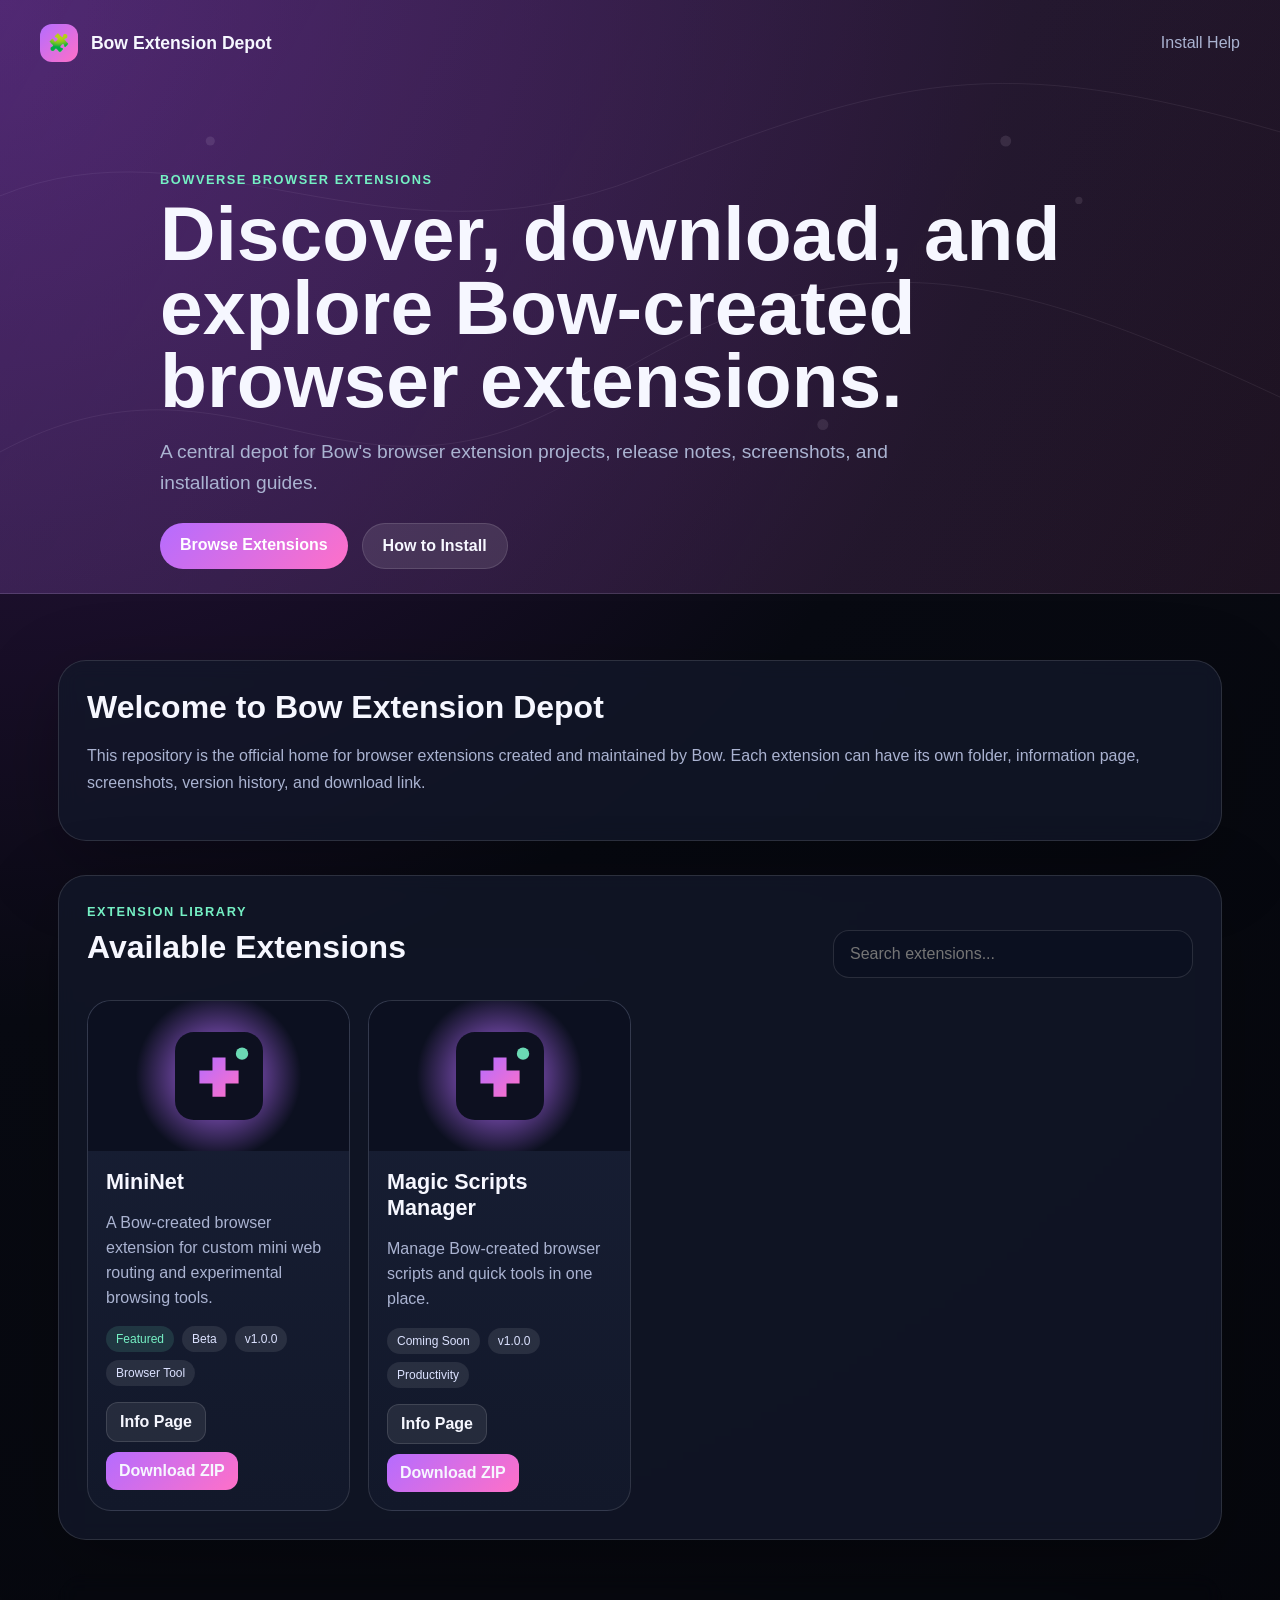
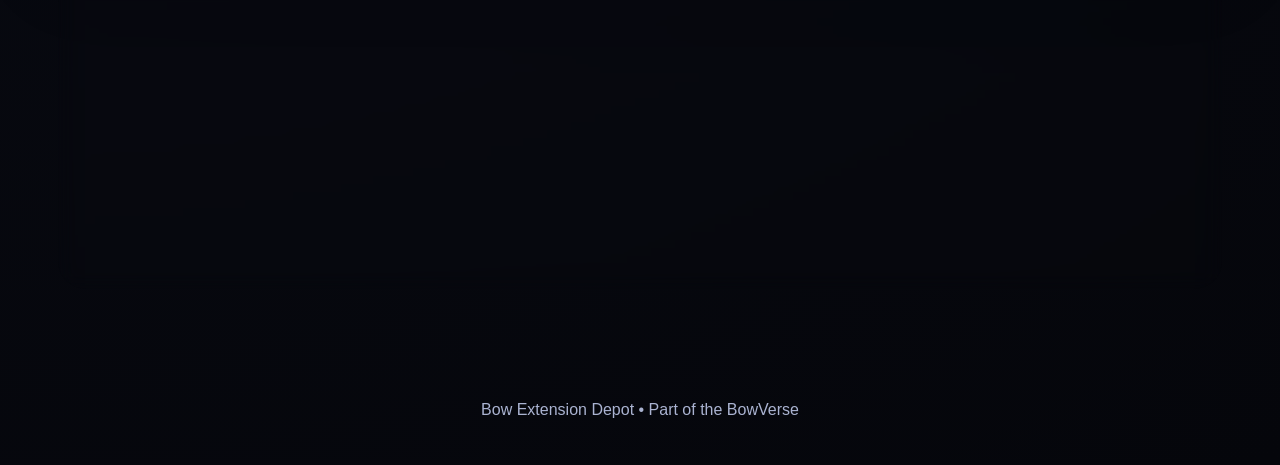
<file: index.html>
<!DOCTYPE html>
<html lang="en">
<head>
  <meta charset="UTF-8" />
  <meta name="viewport" content="width=device-width, initial-scale=1.0" />
  <title>Bow Extension Depot</title>
  <link rel="stylesheet" href="style.css" />
</head>
<body>
  <header class="hero">
    <nav class="topbar">
      <div class="brand"><span class="logo">🧩</span> Bow Extension Depot</div>
      <a href="#install">Install Help</a>
    </nav>
    <section class="heroContent">
      <p class="eyebrow">BowVerse Browser Extensions</p>
      <h1>Discover, download, and explore Bow-created browser extensions.</h1>
      <p class="subtitle">A central depot for Bow's browser extension projects, release notes, screenshots, and installation guides.</p>
      <div class="heroButtons">
        <a class="primary" href="#extensions">Browse Extensions</a>
        <a class="secondary" href="#install">How to Install</a>
      </div>
    </section>
  </header>

  <main>
    <section class="section intro">
      <h2>Welcome to Bow Extension Depot</h2>
      <p>This repository is the official home for browser extensions created and maintained by Bow. Each extension can have its own folder, information page, screenshots, version history, and download link.</p>
    </section>

    <section id="extensions" class="section">
      <div class="sectionHeader">
        <div>
          <p class="eyebrow">Extension Library</p>
          <h2>Available Extensions</h2>
        </div>
        <input id="searchInput" placeholder="Search extensions..." />
      </div>
      <div id="extensionGrid" class="grid"></div>
      <p id="emptyState" class="empty" hidden>No extensions found.</p>
    </section>

    <section id="install" class="section install">
      <p class="eyebrow">Install Guide</p>
      <h2>How to install an unpacked extension</h2>
      <ol>
        <li>Download the extension ZIP file.</li>
        <li>Extract/unzip the folder.</li>
        <li>Open <code>chrome://extensions</code> in Chrome or a Chromium browser.</li>
        <li>Turn on <strong>Developer Mode</strong>.</li>
        <li>Click <strong>Load unpacked</strong>.</li>
        <li>Select the folder that directly contains <code>manifest.json</code>.</li>
      </ol>
    </section>
  </main>

  <footer>
    <p>Bow Extension Depot • Part of the BowVerse</p>
  </footer>

  <script src="script.js"></script>
</body>
</html>
</file>
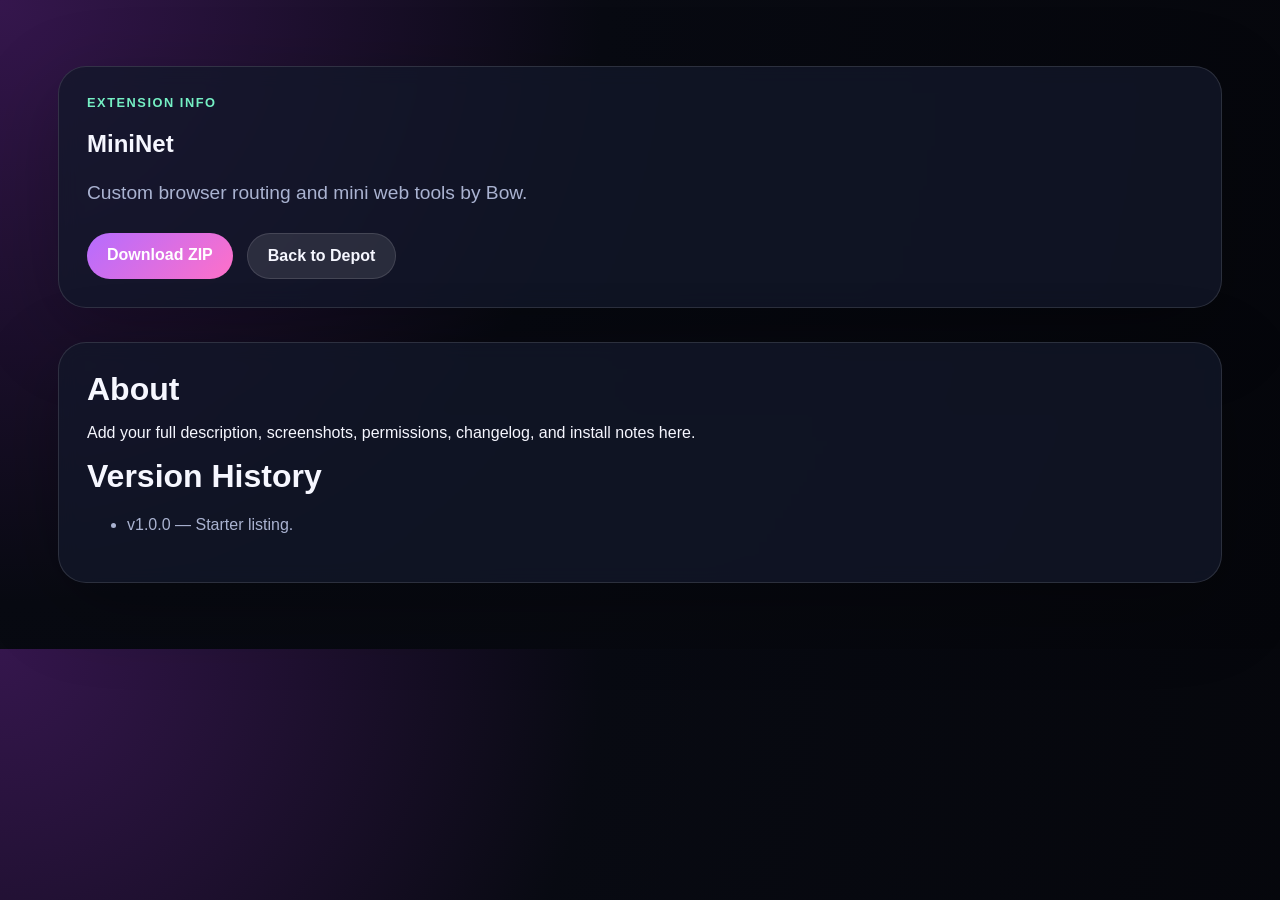
<file: MiniNet/index.html>
<!DOCTYPE html>
<html lang="en">
<head>
  <meta charset="UTF-8" />
  <meta name="viewport" content="width=device-width, initial-scale=1.0" />
  <title>MiniNet | Bow Extension Depot</title>
  <link rel="stylesheet" href="../style.css" />
</head>
<body>
  <main>
    <section class="section">
      <p class="eyebrow">Extension Info</p>
      <h1>MiniNet</h1>
      <p class="subtitle">Custom browser routing and mini web tools by Bow.</p>
      <div class="heroButtons">
        <a class="primary" href="../downloads/MiniNet-v1.0.0.zip">Download ZIP</a>
        <a class="secondary" href="../">Back to Depot</a>
      </div>
    </section>
    <section class="section install">
      <h2>About</h2>
      <p>Add your full description, screenshots, permissions, changelog, and install notes here.</p>
      <h2>Version History</h2>
      <ul>
        <li>v1.0.0 — Starter listing.</li>
      </ul>
    </section>
  </main>
</body>
</html>
</file>
<file: style.css>
:root{
  --bg:#080a12;--panel:#12182a;--panel2:#181f35;--text:#f6f7ff;--muted:#aab3d1;--line:rgba(255,255,255,.12);--accent:#b56cff;--accent2:#ff70c8;--good:#75f0c4;
}
*{box-sizing:border-box}body{margin:0;font-family:Inter,Segoe UI,Arial,sans-serif;background:radial-gradient(circle at top left,#35164d 0,#080a12 42%,#05060b 100%);color:var(--text)}a{color:inherit;text-decoration:none}.hero{min-height:520px;padding:24px;background:linear-gradient(120deg,rgba(181,108,255,.22),rgba(255,112,200,.09)),url('assets/hero-bg.svg');background-size:cover;background-position:center;border-bottom:1px solid var(--line)}.topbar{display:flex;align-items:center;justify-content:space-between;max-width:1200px;margin:auto}.brand{font-weight:900;font-size:1.1rem}.logo{display:inline-grid;place-items:center;width:38px;height:38px;border-radius:12px;background:linear-gradient(135deg,var(--accent),var(--accent2));margin-right:8px}.topbar a{color:var(--muted)}.heroContent{max-width:960px;margin:110px auto 0}.eyebrow{margin:0 0 10px;color:var(--good);text-transform:uppercase;letter-spacing:.12em;font-weight:800;font-size:.8rem}.hero h1{font-size:clamp(2.3rem,6vw,5rem);line-height:.96;margin:0;max-width:980px}.subtitle{font-size:1.2rem;color:var(--muted);max-width:760px;line-height:1.6}.heroButtons{display:flex;gap:14px;flex-wrap:wrap;margin-top:24px}.primary,.secondary,button{border:0;border-radius:999px;padding:13px 20px;font-weight:800;cursor:pointer}.primary{background:linear-gradient(135deg,var(--accent),var(--accent2));color:white}.secondary{background:rgba(255,255,255,.1);border:1px solid var(--line)}main{max-width:1200px;margin:auto;padding:32px 18px}.section{margin:34px 0;padding:28px;border:1px solid var(--line);border-radius:28px;background:rgba(18,24,42,.78);box-shadow:0 24px 80px rgba(0,0,0,.25);backdrop-filter:blur(10px)}.intro p,.install li{color:var(--muted);line-height:1.7}.sectionHeader{display:flex;align-items:end;justify-content:space-between;gap:18px;flex-wrap:wrap}.section h2{font-size:2rem;margin:0 0 12px}input{width:min(360px,100%);border:1px solid var(--line);background:#0b1020;color:var(--text);border-radius:16px;padding:14px 16px;font-size:1rem}.grid{display:grid;grid-template-columns:repeat(auto-fill,minmax(260px,1fr));gap:18px;margin-top:22px}.card{background:linear-gradient(180deg,var(--panel2),var(--panel));border:1px solid var(--line);border-radius:24px;overflow:hidden;transition:.2s transform,.2s border-color}.card:hover{transform:translateY(-4px);border-color:rgba(181,108,255,.55)}.cardTop{height:150px;display:grid;place-items:center;background:radial-gradient(circle,var(--accent) 0,transparent 55%),#0c1020}.cardTop img{width:88px;height:88px;object-fit:contain}.cardBody{padding:18px}.card h3{margin:0 0 8px;font-size:1.35rem}.desc{color:var(--muted);line-height:1.55;min-height:74px}.badges{display:flex;gap:8px;flex-wrap:wrap;margin:14px 0}.badge{font-size:.75rem;padding:6px 10px;border-radius:999px;background:rgba(255,255,255,.09);color:#dce2ff}.badge.good{background:rgba(117,240,196,.13);color:var(--good)}.actions{display:flex;gap:10px;flex-wrap:wrap;margin-top:16px}.actions a{padding:10px 13px;border-radius:12px;background:rgba(255,255,255,.08);border:1px solid var(--line);font-weight:800}.actions a.download{background:linear-gradient(135deg,var(--accent),var(--accent2));border:0}.empty{color:var(--muted);text-align:center;padding:28px}code{background:rgba(255,255,255,.09);padding:2px 7px;border-radius:8px}footer{text-align:center;color:var(--muted);padding:30px}
@media(max-width:650px){.heroContent{margin-top:70px}.section{padding:20px}.sectionHeader{align-items:stretch}input{width:100%}}
</file>
